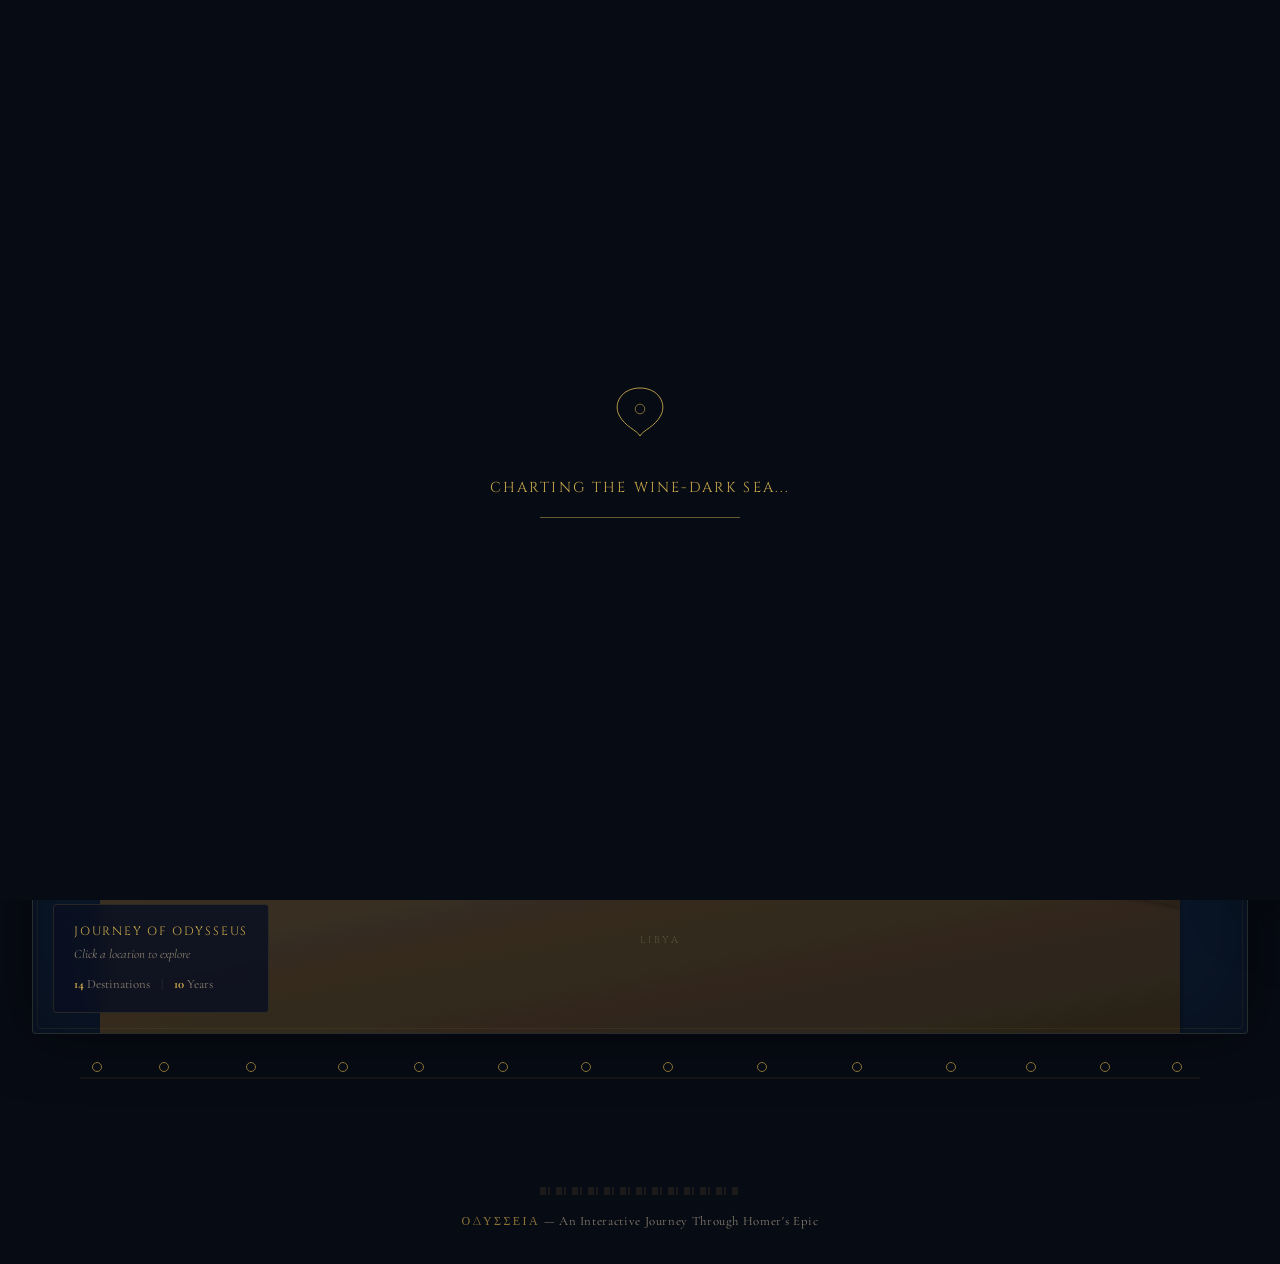
<file: index.html>
<!DOCTYPE html>
<html lang="en">
<head>
    <meta charset="UTF-8">
    <meta name="viewport" content="width=device-width, initial-scale=1.0">
    <title>The Odyssey — Voyage of Odysseus</title>
    <link rel="preconnect" href="https://fonts.googleapis.com">
    <link rel="preconnect" href="https://fonts.gstatic.com" crossorigin>
    <link href="https://fonts.googleapis.com/css2?family=Cormorant+Garamond:ital,wght@0,300;0,400;0,500;0,600;0,700;1,300;1,400;1,500&family=Cinzel:wght@400;500;600;700&family=Cinzel+Decorative:wght@400;700;900&display=swap" rel="stylesheet">
    <link rel="stylesheet" href="styles.css">
</head>
<body>

<!-- Preloader -->
<div id="preloader">
    <div class="preloader-inner">
        <svg class="preloader-icon" viewBox="0 0 100 100">
            <path d="M50 10 C20 10, 5 35, 15 55 C25 75, 45 80, 50 90 C55 80, 75 75, 85 55 C95 35, 80 10, 50 10Z"
                  fill="none" stroke="var(--gold)" stroke-width="1.5"/>
            <circle cx="50" cy="45" r="8" fill="none" stroke="var(--gold)" stroke-width="1"/>
        </svg>
        <div class="preloader-text">Charting the Wine-Dark Sea...</div>
        <div class="preloader-bar"><div class="preloader-bar-fill"></div></div>
    </div>
</div>

<!-- Decorative border frame -->
<div class="meander-frame">
    <div class="meander-top"></div>
    <div class="meander-bottom"></div>
    <div class="meander-left"></div>
    <div class="meander-right"></div>
    <div class="corner corner-tl"></div>
    <div class="corner corner-tr"></div>
    <div class="corner corner-bl"></div>
    <div class="corner corner-br"></div>
</div>

<!-- Header -->
<header id="header">
    <div class="header-inner">
        <div class="header-decoration left">
            <svg viewBox="0 0 120 20" class="laurel-left">
                <path d="M60 10 Q50 0, 35 5 Q40 10, 35 15 Q50 20, 60 10Z" fill="var(--gold-dim)" opacity="0.6"/>
                <path d="M50 10 Q40 2, 25 6 Q30 10, 25 14 Q40 18, 50 10Z" fill="var(--gold-dim)" opacity="0.5"/>
                <path d="M40 10 Q30 3, 15 7 Q20 10, 15 13 Q30 17, 40 10Z" fill="var(--gold-dim)" opacity="0.4"/>
            </svg>
        </div>
        <div class="header-title-group">
            <p class="header-subtitle-top">Homer's</p>
            <h1 class="header-title">THE ODYSSEY</h1>
            <p class="header-subtitle">The Voyage of Odysseus Across the Wine-Dark Sea</p>
        </div>
        <div class="header-decoration right">
            <svg viewBox="0 0 120 20" class="laurel-right">
                <path d="M60 10 Q70 0, 85 5 Q80 10, 85 15 Q70 20, 60 10Z" fill="var(--gold-dim)" opacity="0.6"/>
                <path d="M70 10 Q80 2, 95 6 Q90 10, 95 14 Q80 18, 70 10Z" fill="var(--gold-dim)" opacity="0.5"/>
                <path d="M80 10 Q90 3, 105 7 Q100 10, 105 13 Q90 17, 80 10Z" fill="var(--gold-dim)" opacity="0.4"/>
            </svg>
        </div>
    </div>
</header>

<!-- Epigraph -->
<section id="epigraph">
    <blockquote>
        <p>Tell me, O Muse, of that ingenious hero who travelled far and wide<br>
        after he had sacked the famous town of Troy.</p>
        <cite>— Homer, <em>The Odyssey</em>, Book I</cite>
    </blockquote>
</section>

<!-- Main Map Section -->
<main id="map-section">
    <div class="map-container" id="mapContainer">
        <!-- SVG Map -->
        <svg id="odysseyMap" viewBox="0 0 1200 800" preserveAspectRatio="xMidYMid meet">
            <defs>
                <!-- Water pattern -->
                <pattern id="wavePattern" x="0" y="0" width="60" height="20" patternUnits="userSpaceOnUse">
                    <path d="M0 10 Q15 0, 30 10 Q45 20, 60 10" fill="none" stroke="rgba(120,160,200,0.08)" stroke-width="1"/>
                </pattern>

                <!-- Land gradient -->
                <linearGradient id="landGrad" x1="0%" y1="0%" x2="100%" y2="100%">
                    <stop offset="0%" style="stop-color:#3d3225"/>
                    <stop offset="100%" style="stop-color:#2a2318"/>
                </linearGradient>

                <!-- Glow filter for markers -->
                <filter id="glow">
                    <feGaussianBlur stdDeviation="3" result="coloredBlur"/>
                    <feMerge>
                        <feMergeNode in="coloredBlur"/>
                        <feMergeNode in="SourceGraphic"/>
                    </feMerge>
                </filter>

                <filter id="glowStrong">
                    <feGaussianBlur stdDeviation="6" result="coloredBlur"/>
                    <feMerge>
                        <feMergeNode in="coloredBlur"/>
                        <feMergeNode in="SourceGraphic"/>
                    </feMerge>
                </filter>

                <!-- Drop shadow for land -->
                <filter id="landShadow">
                    <feDropShadow dx="2" dy="2" stdDeviation="3" flood-color="rgba(0,0,0,0.3)"/>
                </filter>

                <!-- Route dash pattern -->
                <marker id="arrowhead" markerWidth="8" markerHeight="6" refX="8" refY="3" orient="auto">
                    <polygon points="0 0, 8 3, 0 6" fill="var(--gold)" opacity="0.6"/>
                </marker>
            </defs>

            <!-- Sea background -->
            <rect width="1200" height="800" fill="#0a1628"/>
            <rect width="1200" height="800" fill="url(#wavePattern)"/>

            <!-- Atmospheric sea layers -->
            <ellipse cx="600" cy="400" rx="550" ry="350" fill="rgba(15,30,60,0.3)"/>
            <ellipse cx="500" cy="450" rx="400" ry="250" fill="rgba(10,25,50,0.2)"/>

            <!-- Land masses - simplified Eastern Mediterranean -->
            <!-- Greece mainland -->
            <path class="land" d="M680 120 L720 100 L760 110 L790 130 L810 160 L800 200 L820 220
                L830 260 L810 290 L790 300 L770 280 L750 300 L730 310 L710 290
                L700 310 L680 320 L660 300 L650 280 L670 260 L660 240 L680 220
                L670 200 L680 180 L660 160 L670 140 Z"
                fill="url(#landGrad)" filter="url(#landShadow)"/>

            <!-- Peloponnese -->
            <path class="land" d="M660 320 L680 330 L710 320 L730 340 L740 370 L730 400
                L710 420 L690 410 L670 420 L650 400 L640 370 L650 340 Z"
                fill="url(#landGrad)" filter="url(#landShadow)"/>

            <!-- Crete -->
            <path class="land" d="M660 500 L700 490 L750 495 L790 500 L810 510 L790 520
                L750 525 L700 520 L670 515 L660 500Z"
                fill="url(#landGrad)" filter="url(#landShadow)"/>

            <!-- Turkey / Asia Minor -->
            <path class="land" d="M850 80 L900 70 L960 80 L1020 90 L1080 110 L1120 140
                L1150 180 L1180 230 L1200 280 L1200 0 L850 0 L850 80Z"
                fill="url(#landGrad)" filter="url(#landShadow)"/>

            <!-- Turkey southern coast -->
            <path class="land" d="M850 200 L880 190 L920 200 L960 210 L1000 230 L1040 260
                L1080 300 L1100 340 L1120 300 L1150 280 L1180 260 L1200 280
                L1200 200 L1150 180 L1120 140 L1080 110 L1020 90 L960 80
                L920 100 L890 130 L870 170 Z"
                fill="url(#landGrad)" filter="url(#landShadow)"/>

            <!-- Cyprus -->
            <path class="land" d="M1020 350 L1060 340 L1100 345 L1120 360 L1100 370
                L1060 375 L1030 365 Z"
                fill="url(#landGrad)" filter="url(#landShadow)"/>

            <!-- Italy boot -->
            <path class="land" d="M380 50 L400 30 L420 0 L440 0 L430 40 L420 80
                L430 120 L440 160 L460 200 L480 240 L490 280 L500 310
                L520 340 L530 370 L520 390 L500 380 L490 360 L480 340
                L470 360 L450 370 L440 350 L450 330 L440 300 L420 270
                L400 240 L390 210 L380 170 L370 130 L370 90 Z"
                fill="url(#landGrad)" filter="url(#landShadow)"/>

            <!-- Sicily -->
            <path class="land" d="M430 380 L460 370 L490 380 L510 400 L500 420
                L470 430 L440 420 L425 400 Z"
                fill="url(#landGrad)" filter="url(#landShadow)"/>

            <!-- Sardinia -->
            <path class="land" d="M300 200 L320 190 L340 200 L345 240 L340 280
                L320 290 L300 280 L295 240 Z"
                fill="url(#landGrad)" filter="url(#landShadow)"/>

            <!-- North Africa coast -->
            <path class="land" d="M0 650 L100 620 L200 600 L300 590 L400 580 L500 570
                L600 575 L700 580 L800 590 L900 600 L1000 620 L1100 640
                L1200 660 L1200 800 L0 800 Z"
                fill="url(#landGrad)" filter="url(#landShadow)"/>

            <!-- Egypt coast hint -->
            <path class="land" d="M1050 550 L1100 530 L1150 520 L1200 530 L1200 660
                L1100 640 L1050 620 L1020 600 Z"
                fill="url(#landGrad)" filter="url(#landShadow)"/>

            <!-- Ithaca island -->
            <path class="land ithaca-land" d="M618 330 L625 325 L632 330 L630 342 L622 345 L616 338Z"
                fill="#4a3c2a" filter="url(#landShadow)"/>

            <!-- Corfu -->
            <path class="land" d="M630 250 L636 240 L640 250 L638 270 L632 275 L628 265Z"
                fill="url(#landGrad)" filter="url(#landShadow)"/>

            <!-- Geographic labels -->
            <text x="410" y="160" class="geo-label" font-size="11">ITALIA</text>
            <text x="720" y="180" class="geo-label" font-size="11">HELLAS</text>
            <text x="1050" y="170" class="geo-label" font-size="11">ASIA MINOR</text>
            <text x="710" y="510" class="geo-label" font-size="9">CRETE</text>
            <text x="600" y="700" class="geo-label" font-size="11">LIBYA</text>
            <text x="1100" y="570" class="geo-label" font-size="9">AEGYPTUS</text>
            <text x="310" y="245" class="geo-label" font-size="8">SARDINIA</text>
            <text x="455" y="405" class="geo-label" font-size="8">SICILY</text>
            <text x="1060" y="360" class="geo-label" font-size="8">CYPRUS</text>

            <!-- Sea labels -->
            <text x="550" y="460" class="sea-label">MARE NOSTRUM</text>
            <text x="800" y="420" class="sea-label" font-size="10">Aegean Sea</text>

            <!-- Journey route path (animated) -->
            <g id="routeGroup">
                <path id="journeyRoute" class="journey-path" d="
                    M 940 170
                    L 870 230
                    L 600 560
                    L 470 400
                    L 360 320
                    L 270 360
                    L 420 300
                    L 400 550
                    L 490 440
                    L 510 380
                    L 470 400
                    L 320 520
                    L 635 260
                    L 624 335
                " fill="none" stroke="var(--gold)" stroke-width="1.5"
                stroke-dasharray="8 4" opacity="0.5"/>
            </g>

            <!-- Location markers group -->
            <g id="markers">
                <!-- Each marker is a group with hover interaction -->
            </g>

            <!-- Compass Rose -->
            <g transform="translate(100, 100)" class="compass">
                <circle cx="0" cy="0" r="35" fill="rgba(10,15,25,0.6)" stroke="var(--gold-dim)" stroke-width="0.5"/>
                <line x1="0" y1="-30" x2="0" y2="30" stroke="var(--gold-dim)" stroke-width="0.5"/>
                <line x1="-30" y1="0" x2="30" y2="0" stroke="var(--gold-dim)" stroke-width="0.5"/>
                <polygon points="0,-28 -5,-8 0,-12 5,-8" fill="var(--gold)" opacity="0.7"/>
                <polygon points="0,28 -5,8 0,12 5,8" fill="var(--gold-dim)" opacity="0.4"/>
                <text x="0" y="-32" text-anchor="middle" fill="var(--gold)" font-size="10" font-family="Cinzel" opacity="0.8">N</text>
                <text x="0" y="42" text-anchor="middle" fill="var(--gold-dim)" font-size="8" font-family="Cinzel" opacity="0.5">S</text>
                <text x="38" y="4" text-anchor="middle" fill="var(--gold-dim)" font-size="8" font-family="Cinzel" opacity="0.5">E</text>
                <text x="-38" y="4" text-anchor="middle" fill="var(--gold-dim)" font-size="8" font-family="Cinzel" opacity="0.5">W</text>
            </g>
        </svg>

        <!-- Map overlay info -->
        <div class="map-legend" id="mapLegend">
            <div class="legend-title">Journey of Odysseus</div>
            <div class="legend-subtitle">Click a location to explore</div>
            <div class="legend-stats">
                <span class="legend-stat"><strong>14</strong> Destinations</span>
                <span class="legend-divider">|</span>
                <span class="legend-stat"><strong>10</strong> Years</span>
            </div>
        </div>
    </div>

    <!-- Journey timeline navigation -->
    <nav id="journeyNav">
        <div class="nav-track">
            <div class="nav-line"></div>
            <div class="nav-line-fill" id="navLineFill"></div>
        </div>
        <div class="nav-stops" id="navStops">
            <!-- Generated by JS -->
        </div>
    </nav>
</main>

<!-- Story Panel (slides in from right) -->
<aside id="storyPanel" class="story-panel">
    <button class="story-close" id="storyClose" aria-label="Close panel">
        <svg viewBox="0 0 24 24" width="24" height="24">
            <line x1="6" y1="6" x2="18" y2="18" stroke="currentColor" stroke-width="1.5"/>
            <line x1="18" y1="6" x2="6" y2="18" stroke="currentColor" stroke-width="1.5"/>
        </svg>
    </button>
    <div class="story-scroll">
        <div class="story-header">
            <div class="story-number" id="storyNumber">I</div>
            <h2 class="story-title" id="storyTitle">Troy</h2>
            <div class="story-epithet" id="storyEpithet">The Sacred City of Ilium</div>
        </div>
        <div class="story-divider">
            <svg viewBox="0 0 200 20" preserveAspectRatio="xMidYMid meet">
                <path d="M0 10 L70 10 M130 10 L200 10" stroke="var(--gold-dim)" stroke-width="0.5"/>
                <path d="M85 5 L100 10 L85 15 L100 10 L115 5 L100 10 L115 15"
                      fill="none" stroke="var(--gold)" stroke-width="1"/>
            </svg>
        </div>
        <div class="story-body" id="storyBody">
            <!-- Content injected by JS -->
        </div>
        <div class="story-nav-buttons">
            <button class="story-nav-btn" id="prevStop">
                <svg viewBox="0 0 24 24" width="16" height="16"><polyline points="15 18 9 12 15 6" fill="none" stroke="currentColor" stroke-width="1.5"/></svg>
                <span>Previous</span>
            </button>
            <button class="story-nav-btn" id="nextStop">
                <span>Next</span>
                <svg viewBox="0 0 24 24" width="16" height="16"><polyline points="9 6 15 12 9 18" fill="none" stroke="currentColor" stroke-width="1.5"/></svg>
            </button>
        </div>
    </div>
</aside>

<!-- Overlay backdrop -->
<div id="overlay" class="overlay"></div>

<!-- Footer -->
<footer id="footer">
    <div class="footer-meander"></div>
    <p class="footer-text">
        <span class="footer-greek">ΟΔΥΣΣΕΙΑ</span> — An Interactive Journey Through Homer's Epic
    </p>
</footer>

<script src="odyssey.js"></script>
</body>
</html>
</file>
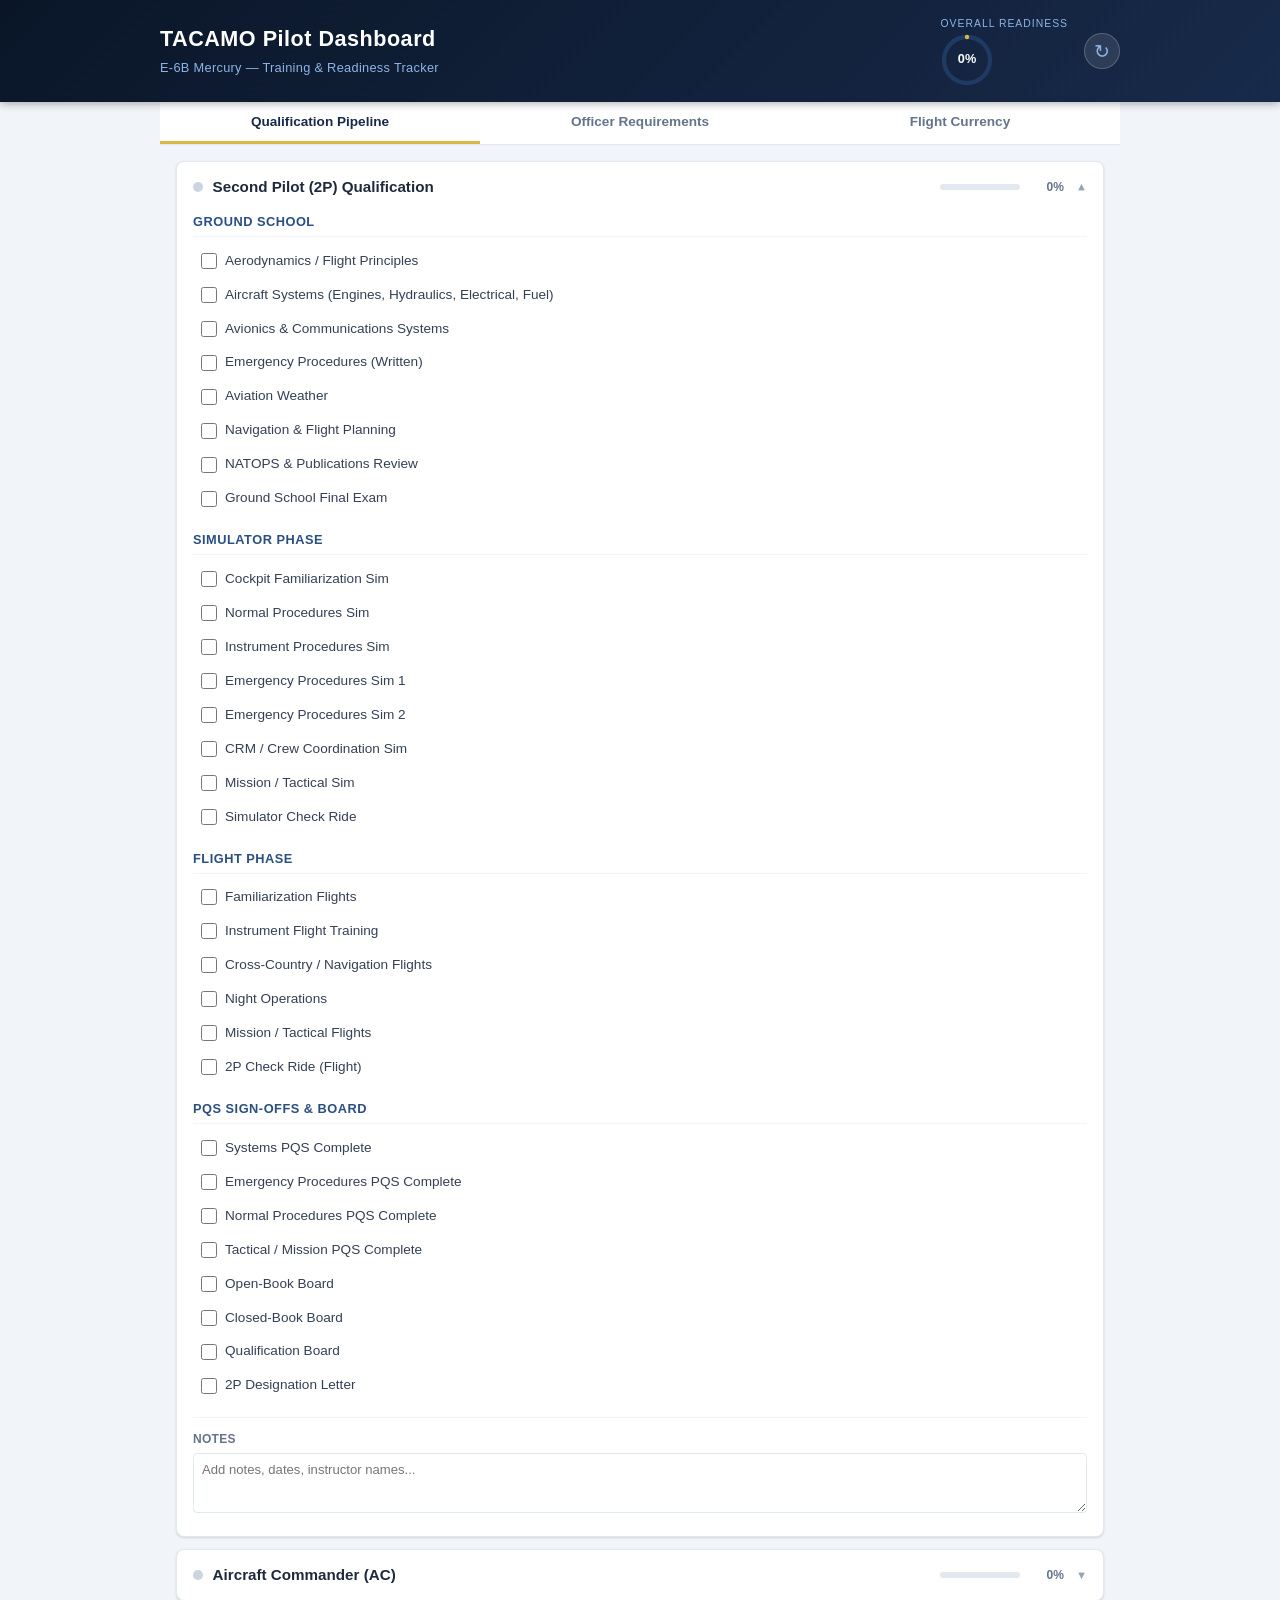
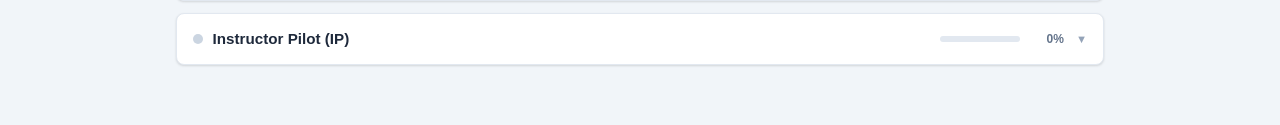
<file: navy-pilot-dashboard/index.html>
<!DOCTYPE html>
<html lang="en">
<head>
  <meta charset="UTF-8">
  <meta name="viewport" content="width=device-width, initial-scale=1.0">
  <title>TACAMO Pilot Training Dashboard</title>
<style>
/* ===== CSS Variables / Theme ===== */
:root {
  --navy-900: #0a1628;
  --navy-800: #111d35;
  --navy-700: #182a4a;
  --navy-600: #1f3a63;
  --navy-500: #2a4f82;
  --navy-400: #3a6baa;
  --navy-300: #5a8fd4;
  --navy-200: #8cb4e8;
  --navy-100: #c5d9f2;
  --navy-50:  #e8f0fa;

  --gold-500: #c9a227;
  --gold-400: #dbb840;
  --gold-300: #e8cf6a;

  --green-500: #22c55e;
  --green-600: #16a34a;

  --red-500: #ef4444;
  --red-600: #dc2626;

  --amber-500: #f59e0b;

  --gray-50:  #f8fafc;
  --gray-100: #f1f5f9;
  --gray-200: #e2e8f0;
  --gray-300: #cbd5e1;
  --gray-400: #94a3b8;
  --gray-500: #64748b;
  --gray-600: #475569;
  --gray-700: #334155;
  --gray-800: #1e293b;
  --gray-900: #0f172a;

  --font-sans: 'Segoe UI', -apple-system, BlinkMacSystemFont, 'Helvetica Neue', Arial, sans-serif;
  --radius: 8px;
  --shadow: 0 1px 3px rgba(0,0,0,0.08), 0 1px 2px rgba(0,0,0,0.06);
}

/* ===== Reset & Base ===== */
*, *::before, *::after { box-sizing: border-box; margin: 0; padding: 0; }

body {
  font-family: var(--font-sans);
  background: var(--gray-100);
  color: var(--gray-800);
  line-height: 1.5;
  min-height: 100vh;
}

/* ===== Header ===== */
header {
  background: linear-gradient(135deg, var(--navy-900) 0%, var(--navy-700) 100%);
  color: #fff;
  padding: 1rem 1.5rem;
  position: sticky;
  top: 0;
  z-index: 100;
  box-shadow: 0 2px 8px rgba(0,0,0,0.3);
}

.header-content {
  max-width: 960px;
  margin: 0 auto;
  display: flex;
  justify-content: space-between;
  align-items: center;
}

.header-left h1 {
  font-size: 1.35rem;
  font-weight: 700;
  letter-spacing: 0.5px;
}

.header-subtitle {
  font-size: 0.8rem;
  color: var(--navy-200);
  letter-spacing: 0.3px;
}

.header-right {
  display: flex;
  align-items: center;
  gap: 1rem;
}

.readiness-label {
  font-size: 0.65rem;
  text-transform: uppercase;
  letter-spacing: 1px;
  color: var(--navy-200);
  display: block;
  text-align: center;
  margin-bottom: 0.15rem;
}

.readiness-ring svg {
  width: 52px;
  height: 52px;
  display: block;
}

.ring-bg {
  fill: none;
  stroke: var(--navy-600);
  stroke-width: 3;
}

.ring-fg {
  fill: none;
  stroke: var(--gold-400);
  stroke-width: 3;
  stroke-linecap: round;
  transition: stroke-dasharray 0.5s ease;
}

.ring-text {
  fill: #fff;
  font-size: 0.55rem;
  font-weight: 700;
  text-anchor: middle;
  dominant-baseline: middle;
}

.btn-icon {
  background: rgba(255,255,255,0.1);
  border: 1px solid rgba(255,255,255,0.2);
  color: var(--navy-200);
  width: 36px;
  height: 36px;
  border-radius: 50%;
  font-size: 1.2rem;
  cursor: pointer;
  transition: all 0.2s;
  display: flex;
  align-items: center;
  justify-content: center;
}
.btn-icon:hover { background: rgba(255,255,255,0.2); color: #fff; }

/* ===== Tab Bar ===== */
.tab-bar {
  background: #fff;
  border-bottom: 1px solid var(--gray-200);
  display: flex;
  max-width: 960px;
  margin: 0 auto;
  position: sticky;
  top: 74px;
  z-index: 90;
}

.tab {
  flex: 1;
  padding: 0.75rem 1rem;
  border: none;
  background: transparent;
  color: var(--gray-500);
  font-size: 0.85rem;
  font-weight: 600;
  cursor: pointer;
  border-bottom: 3px solid transparent;
  transition: all 0.2s;
}
.tab:hover { color: var(--navy-600); background: var(--gray-50); }
.tab.active { color: var(--navy-700); border-bottom-color: var(--gold-400); }

/* ===== Main Content ===== */
main {
  max-width: 960px;
  margin: 0 auto;
  padding: 1rem 1rem 3rem;
}

.tab-content { display: none; }
.tab-content.active { display: block; }

/* ===== Cards ===== */
.card {
  background: #fff;
  border-radius: var(--radius);
  box-shadow: var(--shadow);
  margin-bottom: 0.75rem;
  overflow: hidden;
  border: 1px solid var(--gray-200);
}

.card-header {
  padding: 0.85rem 1rem;
  display: flex;
  justify-content: space-between;
  align-items: center;
  cursor: pointer;
  user-select: none;
  transition: background 0.15s;
}
.card-header:hover { background: var(--gray-50); }

.card-header-left {
  display: flex;
  align-items: center;
  gap: 0.6rem;
}
.card-header-left h2 {
  font-size: 0.95rem;
  font-weight: 600;
  color: var(--gray-800);
}

.card-header-right {
  display: flex;
  align-items: center;
  gap: 0.75rem;
}

.chevron {
  font-size: 0.7rem;
  color: var(--gray-400);
  transition: transform 0.2s;
}
.chevron.open { transform: rotate(180deg); }

.card-body { padding: 0 1rem 1rem; }
.card-body.collapsed { display: none; }

/* ===== Status Dots ===== */
.status-dot {
  width: 10px;
  height: 10px;
  border-radius: 50%;
  background: var(--gray-300);
  flex-shrink: 0;
}
.status-dot.not-started { background: var(--gray-300); }
.status-dot.in-progress { background: var(--amber-500); }
.status-dot.complete    { background: var(--green-500); }

/* ===== Progress Bars ===== */
.progress-bar-mini {
  width: 80px;
  height: 6px;
  background: var(--gray-200);
  border-radius: 3px;
  overflow: hidden;
}
.progress-fill {
  height: 100%;
  background: linear-gradient(90deg, var(--navy-400), var(--gold-400));
  border-radius: 3px;
  transition: width 0.4s ease;
  width: 0%;
}
.progress-text {
  font-size: 0.75rem;
  font-weight: 600;
  color: var(--gray-500);
  min-width: 32px;
  text-align: right;
}

/* ===== Checklists ===== */
.pqs-section { margin-bottom: 1rem; }
.pqs-section h3 {
  font-size: 0.8rem;
  font-weight: 700;
  text-transform: uppercase;
  letter-spacing: 0.5px;
  color: var(--navy-500);
  margin-bottom: 0.5rem;
  padding-bottom: 0.3rem;
  border-bottom: 1px solid var(--gray-100);
}

.checklist {
  display: flex;
  flex-direction: column;
  gap: 0.15rem;
}

.check-item {
  display: flex;
  align-items: center;
  gap: 0.5rem;
  padding: 0.35rem 0.5rem;
  border-radius: 4px;
  cursor: pointer;
  font-size: 0.85rem;
  color: var(--gray-700);
  transition: background 0.1s;
}
.check-item:hover { background: var(--gray-50); }

.check-item input[type="checkbox"] {
  width: 16px;
  height: 16px;
  accent-color: var(--navy-500);
  cursor: pointer;
  flex-shrink: 0;
}

.check-item.checked {
  color: var(--gray-400);
  text-decoration: line-through;
  text-decoration-color: var(--gray-300);
}

/* ===== Notes ===== */
.milestone-notes {
  margin-top: 0.75rem;
  padding-top: 0.75rem;
  border-top: 1px solid var(--gray-100);
}
.milestone-notes label {
  font-size: 0.75rem;
  font-weight: 600;
  color: var(--gray-500);
  text-transform: uppercase;
  letter-spacing: 0.3px;
  display: block;
  margin-bottom: 0.3rem;
}
.milestone-notes textarea {
  width: 100%;
  min-height: 60px;
  border: 1px solid var(--gray-200);
  border-radius: 4px;
  padding: 0.5rem;
  font-family: var(--font-sans);
  font-size: 0.82rem;
  color: var(--gray-700);
  resize: vertical;
  transition: border-color 0.2s;
}
.milestone-notes textarea:focus {
  outline: none;
  border-color: var(--navy-400);
  box-shadow: 0 0 0 2px rgba(42,79,130,0.15);
}

/* ===== Date / Number Tracker ===== */
.date-tracker { margin-top: 0.75rem; }
.date-tracker h3 {
  font-size: 0.8rem;
  font-weight: 700;
  text-transform: uppercase;
  letter-spacing: 0.5px;
  color: var(--navy-500);
  margin-bottom: 0.5rem;
  padding-bottom: 0.3rem;
  border-bottom: 1px solid var(--gray-100);
}

.date-row {
  display: flex;
  align-items: center;
  justify-content: space-between;
  padding: 0.3rem 0.5rem;
  gap: 1rem;
}
.date-row label {
  font-size: 0.82rem;
  color: var(--gray-600);
  flex-shrink: 0;
}
.date-row input[type="date"],
.date-row input[type="number"] {
  padding: 0.3rem 0.5rem;
  border: 1px solid var(--gray-200);
  border-radius: 4px;
  font-size: 0.82rem;
  font-family: var(--font-sans);
  color: var(--gray-700);
  max-width: 180px;
  width: 100%;
}
.date-row input:focus {
  outline: none;
  border-color: var(--navy-400);
  box-shadow: 0 0 0 2px rgba(42,79,130,0.15);
}

/* ===== Cycle Section ===== */
.cycle-section { margin-bottom: 0.75rem; }
.cycle-section h3 {
  font-size: 0.8rem;
  font-weight: 700;
  text-transform: uppercase;
  letter-spacing: 0.5px;
  color: var(--navy-500);
  margin-bottom: 0.5rem;
}
.cycle-row { display: flex; gap: 1rem; margin-bottom: 0.75rem; }
.cycle-field { display: flex; flex-direction: column; gap: 0.2rem; }
.cycle-field label {
  font-size: 0.72rem;
  font-weight: 600;
  color: var(--gray-500);
  text-transform: uppercase;
  letter-spacing: 0.3px;
}
.cycle-field select,
.cycle-field input {
  padding: 0.35rem 0.5rem;
  border: 1px solid var(--gray-200);
  border-radius: 4px;
  font-family: var(--font-sans);
  font-size: 0.82rem;
  color: var(--gray-700);
}
.cycle-field select:focus,
.cycle-field input:focus { outline: none; border-color: var(--navy-400); }

/* ===== Modal ===== */
.modal-overlay {
  position: fixed;
  inset: 0;
  background: rgba(0,0,0,0.5);
  display: none;
  align-items: center;
  justify-content: center;
  z-index: 1000;
}
.modal-overlay.visible { display: flex; }

.modal {
  background: #fff;
  border-radius: var(--radius);
  padding: 1.5rem;
  max-width: 400px;
  width: 90%;
  box-shadow: 0 20px 60px rgba(0,0,0,0.3);
}
.modal h3 { font-size: 1.1rem; margin-bottom: 0.5rem; color: var(--gray-800); }
.modal p { font-size: 0.85rem; color: var(--gray-600); margin-bottom: 1.25rem; }
.modal-actions { display: flex; gap: 0.5rem; justify-content: flex-end; }

.btn {
  padding: 0.45rem 1rem;
  border-radius: 6px;
  font-size: 0.82rem;
  font-weight: 600;
  cursor: pointer;
  border: 1px solid transparent;
  transition: all 0.15s;
}
.btn-secondary { background: var(--gray-100); color: var(--gray-700); border-color: var(--gray-300); }
.btn-secondary:hover { background: var(--gray-200); }
.btn-danger { background: var(--red-500); color: #fff; }
.btn-danger:hover { background: var(--red-600); }

/* ===== Responsive ===== */
@media (max-width: 640px) {
  header { padding: 0.75rem 1rem; }
  .header-left h1 { font-size: 1.1rem; }
  .header-subtitle { font-size: 0.7rem; }
  .tab { font-size: 0.75rem; padding: 0.6rem 0.5rem; }
  main { padding: 0.75rem 0.5rem 2rem; }
  .card-header-left h2 { font-size: 0.85rem; }
  .progress-bar-mini { width: 50px; }
  .date-row { flex-direction: column; align-items: flex-start; gap: 0.2rem; }
  .date-row input[type="date"],
  .date-row input[type="number"] { max-width: 100%; }
  .cycle-row { flex-direction: column; }
}

/* ===== Print ===== */
@media print {
  header { position: static; }
  .tab-bar { display: none; }
  .tab-content { display: block !important; }
  .card-body.collapsed { display: block !important; }
  .btn-icon, .modal-overlay { display: none; }
  .card { break-inside: avoid; }
}
</style>
</head>
<body>

<header>
  <div class="header-content">
    <div class="header-left">
      <h1>TACAMO Pilot Dashboard</h1>
      <span class="header-subtitle">E-6B Mercury &mdash; Training &amp; Readiness Tracker</span>
    </div>
    <div class="header-right">
      <div class="overall-readiness">
        <span class="readiness-label">Overall Readiness</span>
        <div class="readiness-ring">
          <svg viewBox="0 0 36 36" xmlns="http://www.w3.org/2000/svg">
            <path class="ring-bg" d="M18 2.0845 a 15.9155 15.9155 0 0 1 0 31.831 a 15.9155 15.9155 0 0 1 0 -31.831"/>
            <path id="overall-ring" class="ring-fg" stroke-dasharray="0, 100"
                  d="M18 2.0845 a 15.9155 15.9155 0 0 1 0 31.831 a 15.9155 15.9155 0 0 1 0 -31.831"/>
            <text x="18" y="18" id="overall-pct" class="ring-text">0%</text>
          </svg>
        </div>
      </div>
      <button class="btn-icon" id="btn-reset" title="Reset all data">&#x21bb;</button>
    </div>
  </div>
</header>

<nav class="tab-bar">
  <button class="tab active" data-tab="qualification">Qualification Pipeline</button>
  <button class="tab" data-tab="officer">Officer Requirements</button>
  <button class="tab" data-tab="currency">Flight Currency</button>
</nav>

<main>

  <!-- ===================== QUALIFICATION PIPELINE ===================== -->
  <section id="tab-qualification" class="tab-content active">

    <!-- 2P -->
    <div class="card milestone-card" data-milestone="2p">
      <div class="card-header" data-toggle="2p">
        <div class="card-header-left">
          <span class="status-dot" id="dot-2p"></span>
          <h2>Second Pilot (2P) Qualification</h2>
        </div>
        <div class="card-header-right">
          <div class="progress-bar-mini"><div class="progress-fill" id="prog-2p"></div></div>
          <span class="progress-text" id="prog-text-2p">0%</span>
          <span class="chevron open">&#9660;</span>
        </div>
      </div>
      <div class="card-body" id="body-2p">
        <div class="pqs-section">
          <h3>Ground School</h3>
          <div class="checklist" data-group="2p-ground">
            <label class="check-item"><input type="checkbox" data-key="2p-ground-aero"> Aerodynamics / Flight Principles</label>
            <label class="check-item"><input type="checkbox" data-key="2p-ground-sys"> Aircraft Systems (Engines, Hydraulics, Electrical, Fuel)</label>
            <label class="check-item"><input type="checkbox" data-key="2p-ground-avionics"> Avionics &amp; Communications Systems</label>
            <label class="check-item"><input type="checkbox" data-key="2p-ground-ep"> Emergency Procedures (Written)</label>
            <label class="check-item"><input type="checkbox" data-key="2p-ground-wx"> Aviation Weather</label>
            <label class="check-item"><input type="checkbox" data-key="2p-ground-nav"> Navigation &amp; Flight Planning</label>
            <label class="check-item"><input type="checkbox" data-key="2p-ground-pubs"> NATOPS &amp; Publications Review</label>
            <label class="check-item"><input type="checkbox" data-key="2p-ground-exam"> Ground School Final Exam</label>
          </div>
        </div>
        <div class="pqs-section">
          <h3>Simulator Phase</h3>
          <div class="checklist" data-group="2p-sim">
            <label class="check-item"><input type="checkbox" data-key="2p-sim-fam"> Cockpit Familiarization Sim</label>
            <label class="check-item"><input type="checkbox" data-key="2p-sim-norm"> Normal Procedures Sim</label>
            <label class="check-item"><input type="checkbox" data-key="2p-sim-inst"> Instrument Procedures Sim</label>
            <label class="check-item"><input type="checkbox" data-key="2p-sim-ep1"> Emergency Procedures Sim 1</label>
            <label class="check-item"><input type="checkbox" data-key="2p-sim-ep2"> Emergency Procedures Sim 2</label>
            <label class="check-item"><input type="checkbox" data-key="2p-sim-crm"> CRM / Crew Coordination Sim</label>
            <label class="check-item"><input type="checkbox" data-key="2p-sim-tac"> Mission / Tactical Sim</label>
            <label class="check-item"><input type="checkbox" data-key="2p-sim-check"> Simulator Check Ride</label>
          </div>
        </div>
        <div class="pqs-section">
          <h3>Flight Phase</h3>
          <div class="checklist" data-group="2p-flight">
            <label class="check-item"><input type="checkbox" data-key="2p-flt-fam"> Familiarization Flights</label>
            <label class="check-item"><input type="checkbox" data-key="2p-flt-inst"> Instrument Flight Training</label>
            <label class="check-item"><input type="checkbox" data-key="2p-flt-nav"> Cross-Country / Navigation Flights</label>
            <label class="check-item"><input type="checkbox" data-key="2p-flt-night"> Night Operations</label>
            <label class="check-item"><input type="checkbox" data-key="2p-flt-tac"> Mission / Tactical Flights</label>
            <label class="check-item"><input type="checkbox" data-key="2p-flt-check"> 2P Check Ride (Flight)</label>
          </div>
        </div>
        <div class="pqs-section">
          <h3>PQS Sign-offs &amp; Board</h3>
          <div class="checklist" data-group="2p-pqs">
            <label class="check-item"><input type="checkbox" data-key="2p-pqs-sys"> Systems PQS Complete</label>
            <label class="check-item"><input type="checkbox" data-key="2p-pqs-ep"> Emergency Procedures PQS Complete</label>
            <label class="check-item"><input type="checkbox" data-key="2p-pqs-norm"> Normal Procedures PQS Complete</label>
            <label class="check-item"><input type="checkbox" data-key="2p-pqs-tac"> Tactical / Mission PQS Complete</label>
            <label class="check-item"><input type="checkbox" data-key="2p-pqs-open"> Open-Book Board</label>
            <label class="check-item"><input type="checkbox" data-key="2p-pqs-closed"> Closed-Book Board</label>
            <label class="check-item"><input type="checkbox" data-key="2p-pqs-board"> Qualification Board</label>
            <label class="check-item"><input type="checkbox" data-key="2p-pqs-desig"> 2P Designation Letter</label>
          </div>
        </div>
        <div class="milestone-notes">
          <label>Notes</label>
          <textarea data-notes="2p" placeholder="Add notes, dates, instructor names..."></textarea>
        </div>
      </div>
    </div>

    <!-- AC -->
    <div class="card milestone-card" data-milestone="ac">
      <div class="card-header" data-toggle="ac">
        <div class="card-header-left">
          <span class="status-dot" id="dot-ac"></span>
          <h2>Aircraft Commander (AC)</h2>
        </div>
        <div class="card-header-right">
          <div class="progress-bar-mini"><div class="progress-fill" id="prog-ac"></div></div>
          <span class="progress-text" id="prog-text-ac">0%</span>
          <span class="chevron">&#9660;</span>
        </div>
      </div>
      <div class="card-body collapsed" id="body-ac">
        <div class="pqs-section">
          <h3>Prerequisites</h3>
          <div class="checklist" data-group="ac-prereq">
            <label class="check-item"><input type="checkbox" data-key="ac-prereq-2p"> 2P Qualification Complete</label>
            <label class="check-item"><input type="checkbox" data-key="ac-prereq-hrs"> Flight Hours Requirement Met</label>
            <label class="check-item"><input type="checkbox" data-key="ac-prereq-rec"> CO / Department Head Recommendation</label>
          </div>
        </div>
        <div class="pqs-section">
          <h3>AC PQS &amp; Training</h3>
          <div class="checklist" data-group="ac-pqs">
            <label class="check-item"><input type="checkbox" data-key="ac-pqs-decision"> Decision Making / CRM Advanced</label>
            <label class="check-item"><input type="checkbox" data-key="ac-pqs-wx"> Advanced Weather Decision Making</label>
            <label class="check-item"><input type="checkbox" data-key="ac-pqs-crew"> Crew Management &amp; Leadership</label>
            <label class="check-item"><input type="checkbox" data-key="ac-pqs-mission"> Mission Planning &amp; Execution</label>
            <label class="check-item"><input type="checkbox" data-key="ac-pqs-tac"> Advanced Tactical Employment</label>
            <label class="check-item"><input type="checkbox" data-key="ac-pqs-ep"> Emergency Procedures (AC Level)</label>
            <label class="check-item"><input type="checkbox" data-key="ac-pqs-sys"> Systems PQS (AC Level)</label>
          </div>
        </div>
        <div class="pqs-section">
          <h3>Evaluation</h3>
          <div class="checklist" data-group="ac-eval">
            <label class="check-item"><input type="checkbox" data-key="ac-eval-sim"> AC Simulator Evaluation</label>
            <label class="check-item"><input type="checkbox" data-key="ac-eval-open"> Open-Book Board</label>
            <label class="check-item"><input type="checkbox" data-key="ac-eval-closed"> Closed-Book Board</label>
            <label class="check-item"><input type="checkbox" data-key="ac-eval-flight"> AC Check Ride (Flight)</label>
            <label class="check-item"><input type="checkbox" data-key="ac-eval-board"> AC Qualification Board</label>
            <label class="check-item"><input type="checkbox" data-key="ac-eval-desig"> AC Designation Letter</label>
          </div>
        </div>
        <div class="milestone-notes">
          <label>Notes</label>
          <textarea data-notes="ac" placeholder="Add notes, dates, instructor names..."></textarea>
        </div>
      </div>
    </div>

    <!-- IP -->
    <div class="card milestone-card" data-milestone="ip">
      <div class="card-header" data-toggle="ip">
        <div class="card-header-left">
          <span class="status-dot" id="dot-ip"></span>
          <h2>Instructor Pilot (IP)</h2>
        </div>
        <div class="card-header-right">
          <div class="progress-bar-mini"><div class="progress-fill" id="prog-ip"></div></div>
          <span class="progress-text" id="prog-text-ip">0%</span>
          <span class="chevron">&#9660;</span>
        </div>
      </div>
      <div class="card-body collapsed" id="body-ip">
        <div class="pqs-section">
          <h3>Prerequisites</h3>
          <div class="checklist" data-group="ip-prereq">
            <label class="check-item"><input type="checkbox" data-key="ip-prereq-ac"> AC Qualification Complete</label>
            <label class="check-item"><input type="checkbox" data-key="ip-prereq-hrs"> Flight Hours Requirement Met</label>
            <label class="check-item"><input type="checkbox" data-key="ip-prereq-rec"> CO / Department Head Recommendation</label>
          </div>
        </div>
        <div class="pqs-section">
          <h3>IP PQS &amp; Training</h3>
          <div class="checklist" data-group="ip-pqs">
            <label class="check-item"><input type="checkbox" data-key="ip-pqs-technique"> Instructional Techniques</label>
            <label class="check-item"><input type="checkbox" data-key="ip-pqs-debrief"> Debriefing Skills</label>
            <label class="check-item"><input type="checkbox" data-key="ip-pqs-syllabus"> Syllabus Management</label>
            <label class="check-item"><input type="checkbox" data-key="ip-pqs-eval"> Student Evaluation Methods</label>
            <label class="check-item"><input type="checkbox" data-key="ip-pqs-safety"> Safety / ORM Advanced</label>
            <label class="check-item"><input type="checkbox" data-key="ip-pqs-sim"> Instructor Sim Events</label>
            <label class="check-item"><input type="checkbox" data-key="ip-pqs-flight"> Instructor Flight Events</label>
          </div>
        </div>
        <div class="pqs-section">
          <h3>Evaluation</h3>
          <div class="checklist" data-group="ip-eval">
            <label class="check-item"><input type="checkbox" data-key="ip-eval-demo"> Instructional Demo Ride</label>
            <label class="check-item"><input type="checkbox" data-key="ip-eval-open"> Open-Book Board</label>
            <label class="check-item"><input type="checkbox" data-key="ip-eval-closed"> Closed-Book Board</label>
            <label class="check-item"><input type="checkbox" data-key="ip-eval-check"> IP Check Ride</label>
            <label class="check-item"><input type="checkbox" data-key="ip-eval-board"> IP Qualification Board</label>
            <label class="check-item"><input type="checkbox" data-key="ip-eval-desig"> IP Designation Letter</label>
          </div>
        </div>
        <div class="milestone-notes">
          <label>Notes</label>
          <textarea data-notes="ip" placeholder="Add notes, dates, instructor names..."></textarea>
        </div>
      </div>
    </div>

  </section>

  <!-- ===================== OFFICER REQUIREMENTS ===================== -->
  <section id="tab-officer" class="tab-content">

    <!-- PRT -->
    <div class="card">
      <div class="card-header" data-toggle="prt">
        <div class="card-header-left">
          <span class="status-dot" id="dot-prt"></span>
          <h2>Physical Readiness Test (PRT)</h2>
        </div>
        <div class="card-header-right">
          <div class="progress-bar-mini"><div class="progress-fill" id="prog-prt"></div></div>
          <span class="progress-text" id="prog-text-prt">0%</span>
          <span class="chevron open">&#9660;</span>
        </div>
      </div>
      <div class="card-body" id="body-prt">
        <div class="cycle-section">
          <h3>Current Cycle</h3>
          <div class="cycle-row">
            <div class="cycle-field">
              <label>Cycle</label>
              <select id="prt-cycle">
                <option value="spring">Spring (Cycle 1)</option>
                <option value="fall">Fall (Cycle 2)</option>
              </select>
            </div>
            <div class="cycle-field">
              <label>Year</label>
              <input type="number" id="prt-year" value="2026" min="2020" max="2035">
            </div>
          </div>
          <div class="checklist" data-group="prt">
            <label class="check-item"><input type="checkbox" data-key="prt-bca"> BCA (Body Composition Assessment)</label>
            <label class="check-item"><input type="checkbox" data-key="prt-pushups"> Push-ups / Plank</label>
            <label class="check-item"><input type="checkbox" data-key="prt-cardio"> Cardio (1.5mi Run / Row / Swim / Bike)</label>
            <label class="check-item"><input type="checkbox" data-key="prt-result"> Official PRT Results Entered in PRIMS</label>
          </div>
        </div>
        <div class="milestone-notes">
          <label>PRT Notes (scores, waivers, etc.)</label>
          <textarea data-notes="prt" placeholder="e.g., Outstanding score, run time 9:30..."></textarea>
        </div>
      </div>
    </div>

    <!-- GMT -->
    <div class="card">
      <div class="card-header" data-toggle="gmt">
        <div class="card-header-left">
          <span class="status-dot" id="dot-gmt"></span>
          <h2>General Military Training (GMT) &mdash; Annual</h2>
        </div>
        <div class="card-header-right">
          <div class="progress-bar-mini"><div class="progress-fill" id="prog-gmt"></div></div>
          <span class="progress-text" id="prog-text-gmt">0%</span>
          <span class="chevron">&#9660;</span>
        </div>
      </div>
      <div class="card-body collapsed" id="body-gmt">
        <div class="checklist" data-group="gmt">
          <label class="check-item"><input type="checkbox" data-key="gmt-sapr"> Sexual Assault Prevention &amp; Response (SAPR)</label>
          <label class="check-item"><input type="checkbox" data-key="gmt-cyber"> Cyber Awareness Challenge</label>
          <label class="check-item"><input type="checkbox" data-key="gmt-opsec"> OPSEC Awareness</label>
          <label class="check-item"><input type="checkbox" data-key="gmt-ctip"> Combating Trafficking in Persons (CTIP)</label>
          <label class="check-item"><input type="checkbox" data-key="gmt-suicide"> Suicide Prevention</label>
          <label class="check-item"><input type="checkbox" data-key="gmt-eeo"> Equal Employment Opportunity (EEO)</label>
          <label class="check-item"><input type="checkbox" data-key="gmt-records"> Records Management</label>
          <label class="check-item"><input type="checkbox" data-key="gmt-ethics"> DoD Ethics / Standards of Conduct</label>
          <label class="check-item"><input type="checkbox" data-key="gmt-privacy"> Personally Identifiable Information (PII)</label>
          <label class="check-item"><input type="checkbox" data-key="gmt-fire"> Fire Safety / Extinguisher Training</label>
          <label class="check-item"><input type="checkbox" data-key="gmt-antiterror"> Antiterrorism (AT) Level 1</label>
        </div>
        <div class="milestone-notes">
          <label>GMT Notes</label>
          <textarea data-notes="gmt" placeholder="Completion dates, certificate numbers..."></textarea>
        </div>
      </div>
    </div>

    <!-- Medical / Dental -->
    <div class="card">
      <div class="card-header" data-toggle="medical">
        <div class="card-header-left">
          <span class="status-dot" id="dot-medical"></span>
          <h2>Medical &amp; Dental Readiness</h2>
        </div>
        <div class="card-header-right">
          <div class="progress-bar-mini"><div class="progress-fill" id="prog-medical"></div></div>
          <span class="progress-text" id="prog-text-medical">0%</span>
          <span class="chevron">&#9660;</span>
        </div>
      </div>
      <div class="card-body collapsed" id="body-medical">
        <div class="checklist" data-group="medical">
          <label class="check-item"><input type="checkbox" data-key="med-pha"> Periodic Health Assessment (PHA)</label>
          <label class="check-item"><input type="checkbox" data-key="med-dental"> Dental Exam (Class 1 or 2)</label>
          <label class="check-item"><input type="checkbox" data-key="med-flight-phys"> Flight Physical (Annual)</label>
          <label class="check-item"><input type="checkbox" data-key="med-immunizations"> Immunizations Current</label>
          <label class="check-item"><input type="checkbox" data-key="med-hearing"> Hearing Conservation</label>
          <label class="check-item"><input type="checkbox" data-key="med-vision"> Vision Screening</label>
          <label class="check-item"><input type="checkbox" data-key="med-hiv"> HIV Test</label>
        </div>
        <div class="milestone-notes">
          <label>Medical Notes</label>
          <textarea data-notes="medical" placeholder="Due dates, waivers, follow-ups..."></textarea>
        </div>
      </div>
    </div>

    <!-- Admin / Career -->
    <div class="card">
      <div class="card-header" data-toggle="admin">
        <div class="card-header-left">
          <span class="status-dot" id="dot-admin"></span>
          <h2>Administrative &amp; Career</h2>
        </div>
        <div class="card-header-right">
          <div class="progress-bar-mini"><div class="progress-fill" id="prog-admin"></div></div>
          <span class="progress-text" id="prog-text-admin">0%</span>
          <span class="chevron">&#9660;</span>
        </div>
      </div>
      <div class="card-body collapsed" id="body-admin">
        <div class="checklist" data-group="admin">
          <label class="check-item"><input type="checkbox" data-key="admin-fitrep"> FITREP / Eval Current</label>
          <label class="check-item"><input type="checkbox" data-key="admin-security"> Security Clearance Current</label>
          <label class="check-item"><input type="checkbox" data-key="admin-ompf"> OMPF / Service Record Review</label>
          <label class="check-item"><input type="checkbox" data-key="admin-sgli"> SGLI / Page 2 Current</label>
          <label class="check-item"><input type="checkbox" data-key="admin-leave"> Leave Balance Reviewed</label>
        </div>
        <div class="milestone-notes">
          <label>Admin Notes</label>
          <textarea data-notes="admin" placeholder="FITREP due date, clearance expiry..."></textarea>
        </div>
      </div>
    </div>

  </section>

  <!-- ===================== FLIGHT CURRENCY ===================== -->
  <section id="tab-currency" class="tab-content">

    <!-- NATOPS -->
    <div class="card">
      <div class="card-header" data-toggle="natops">
        <div class="card-header-left">
          <span class="status-dot" id="dot-natops"></span>
          <h2>NATOPS &amp; Instrument Checks</h2>
        </div>
        <div class="card-header-right">
          <div class="progress-bar-mini"><div class="progress-fill" id="prog-natops"></div></div>
          <span class="progress-text" id="prog-text-natops">0%</span>
          <span class="chevron open">&#9660;</span>
        </div>
      </div>
      <div class="card-body" id="body-natops">
        <div class="checklist" data-group="natops">
          <label class="check-item"><input type="checkbox" data-key="natops-open"> NATOPS Open-Book Exam</label>
          <label class="check-item"><input type="checkbox" data-key="natops-closed"> NATOPS Closed-Book Exam</label>
          <label class="check-item"><input type="checkbox" data-key="natops-check"> NATOPS Check Flight / Sim</label>
          <label class="check-item"><input type="checkbox" data-key="natops-inst"> Annual Instrument Check</label>
        </div>
        <div class="date-tracker">
          <h3>Date Tracking</h3>
          <div class="date-row"><label>Last NATOPS Check</label><input type="date" data-date="natops-last"></div>
          <div class="date-row"><label>Next NATOPS Due</label><input type="date" data-date="natops-next"></div>
          <div class="date-row"><label>Last Instrument Check</label><input type="date" data-date="inst-last"></div>
          <div class="date-row"><label>Next Instrument Due</label><input type="date" data-date="inst-next"></div>
        </div>
        <div class="milestone-notes">
          <label>Notes</label>
          <textarea data-notes="natops" placeholder="Examiner, scores, areas to review..."></textarea>
        </div>
      </div>
    </div>

    <!-- Flight Currency -->
    <div class="card">
      <div class="card-header" data-toggle="flights">
        <div class="card-header-left">
          <span class="status-dot" id="dot-flights"></span>
          <h2>Flight Currency &amp; Hours</h2>
        </div>
        <div class="card-header-right">
          <div class="progress-bar-mini"><div class="progress-fill" id="prog-flights"></div></div>
          <span class="progress-text" id="prog-text-flights">0%</span>
          <span class="chevron">&#9660;</span>
        </div>
      </div>
      <div class="card-body collapsed" id="body-flights">
        <div class="checklist" data-group="flights">
          <label class="check-item"><input type="checkbox" data-key="curr-day"> Day Currency (last 30 days)</label>
          <label class="check-item"><input type="checkbox" data-key="curr-night"> Night Currency (last 30 days)</label>
          <label class="check-item"><input type="checkbox" data-key="curr-inst"> Instrument Currency</label>
          <label class="check-item"><input type="checkbox" data-key="curr-crm"> CRM Training Current</label>
        </div>
        <div class="date-tracker">
          <h3>Flight Hour Log</h3>
          <div class="date-row"><label>Total Flight Hours</label><input type="number" data-date="hrs-total" min="0" step="0.1" placeholder="0.0"></div>
          <div class="date-row"><label>E-6B Hours</label><input type="number" data-date="hrs-e6b" min="0" step="0.1" placeholder="0.0"></div>
          <div class="date-row"><label>Last 30 Days</label><input type="number" data-date="hrs-30" min="0" step="0.1" placeholder="0.0"></div>
          <div class="date-row"><label>Last 90 Days</label><input type="number" data-date="hrs-90" min="0" step="0.1" placeholder="0.0"></div>
        </div>
        <div class="milestone-notes">
          <label>Notes</label>
          <textarea data-notes="flights" placeholder="Currency details, waiver info..."></textarea>
        </div>
      </div>
    </div>

    <!-- Survival & Safety -->
    <div class="card">
      <div class="card-header" data-toggle="survival">
        <div class="card-header-left">
          <span class="status-dot" id="dot-survival"></span>
          <h2>Survival &amp; Safety Training</h2>
        </div>
        <div class="card-header-right">
          <div class="progress-bar-mini"><div class="progress-fill" id="prog-survival"></div></div>
          <span class="progress-text" id="prog-text-survival">0%</span>
          <span class="chevron">&#9660;</span>
        </div>
      </div>
      <div class="card-body collapsed" id="body-survival">
        <div class="checklist" data-group="survival">
          <label class="check-item"><input type="checkbox" data-key="surv-swim"> Aviation Water Survival (AWS)</label>
          <label class="check-item"><input type="checkbox" data-key="surv-heed"> HEED (Helicopter Emergency Egress Device) Training</label>
          <label class="check-item"><input type="checkbox" data-key="surv-physio"> Aviation Physiology / Hypoxia Training</label>
          <label class="check-item"><input type="checkbox" data-key="surv-egress"> Egress Training</label>
          <label class="check-item"><input type="checkbox" data-key="surv-sere"> SERE (if applicable)</label>
          <label class="check-item"><input type="checkbox" data-key="surv-orm"> ORM / Safety Stand-down</label>
        </div>
        <div class="date-tracker">
          <h3>Date Tracking</h3>
          <div class="date-row"><label>Last AWS</label><input type="date" data-date="aws-last"></div>
          <div class="date-row"><label>Next AWS Due</label><input type="date" data-date="aws-next"></div>
          <div class="date-row"><label>Last Physiology</label><input type="date" data-date="physio-last"></div>
          <div class="date-row"><label>Next Physiology Due</label><input type="date" data-date="physio-next"></div>
        </div>
        <div class="milestone-notes">
          <label>Notes</label>
          <textarea data-notes="survival" placeholder="Expiration dates, renewal info..."></textarea>
        </div>
      </div>
    </div>

  </section>

</main>

<!-- Reset confirmation modal -->
<div class="modal-overlay" id="modal-reset">
  <div class="modal">
    <h3>Reset All Data?</h3>
    <p>This will clear all checkboxes, notes, dates, and saved progress. This cannot be undone.</p>
    <div class="modal-actions">
      <button class="btn btn-secondary" id="btn-reset-cancel">Cancel</button>
      <button class="btn btn-danger" id="btn-reset-confirm">Reset Everything</button>
    </div>
  </div>
</div>

<script>
(() => {
  "use strict";

  const STORAGE_KEY = "tacamo-dashboard";

  function loadState() {
    try {
      const raw = localStorage.getItem(STORAGE_KEY);
      return raw ? JSON.parse(raw) : {};
    } catch { return {}; }
  }

  function saveState(state) {
    localStorage.setItem(STORAGE_KEY, JSON.stringify(state));
  }

  let state = loadState();

  // ===== Tab Switching =====
  const tabs = document.querySelectorAll(".tab");
  const tabContents = document.querySelectorAll(".tab-content");

  tabs.forEach(tab => {
    tab.addEventListener("click", () => {
      const target = tab.dataset.tab;
      tabs.forEach(t => t.classList.remove("active"));
      tabContents.forEach(tc => tc.classList.remove("active"));
      tab.classList.add("active");
      document.getElementById(`tab-${target}`).classList.add("active");
      state._activeTab = target;
      saveState(state);
    });
  });

  if (state._activeTab) {
    const savedTab = document.querySelector(`.tab[data-tab="${state._activeTab}"]`);
    if (savedTab) savedTab.click();
  }

  // ===== Collapsible Cards =====
  document.querySelectorAll("[data-toggle]").forEach(header => {
    header.addEventListener("click", () => {
      const key = header.dataset.toggle;
      const body = document.getElementById(`body-${key}`);
      const chevron = header.querySelector(".chevron");
      if (!body) return;
      const nowCollapsed = !body.classList.contains("collapsed");
      body.classList.toggle("collapsed", nowCollapsed);
      if (chevron) chevron.classList.toggle("open", !nowCollapsed);
      if (!state._collapsed) state._collapsed = {};
      state._collapsed[key] = nowCollapsed;
      saveState(state);
    });
  });

  // Restore collapsed states
  if (state._collapsed) {
    Object.entries(state._collapsed).forEach(([key, isCollapsed]) => {
      const body = document.getElementById(`body-${key}`);
      const header = document.querySelector(`[data-toggle="${key}"]`);
      const chevron = header ? header.querySelector(".chevron") : null;
      if (body) {
        body.classList.toggle("collapsed", isCollapsed);
        if (chevron) chevron.classList.toggle("open", !isCollapsed);
      }
    });
  }

  // ===== Checkboxes =====
  const allCheckboxes = document.querySelectorAll("input[type='checkbox'][data-key]");

  allCheckboxes.forEach(cb => {
    if (state[cb.dataset.key]) {
      cb.checked = true;
      cb.closest(".check-item").classList.add("checked");
    }
    cb.addEventListener("change", () => {
      state[cb.dataset.key] = cb.checked;
      cb.closest(".check-item").classList.toggle("checked", cb.checked);
      saveState(state);
      updateAllProgress();
    });
  });

  // ===== Textareas =====
  document.querySelectorAll("textarea[data-notes]").forEach(ta => {
    const key = `_notes_${ta.dataset.notes}`;
    if (state[key]) ta.value = state[key];
    ta.addEventListener("input", () => { state[key] = ta.value; saveState(state); });
  });

  // ===== Date / Number Inputs =====
  document.querySelectorAll("[data-date]").forEach(input => {
    const key = `_date_${input.dataset.date}`;
    if (state[key]) input.value = state[key];
    input.addEventListener("change", () => { state[key] = input.value; saveState(state); updateAllProgress(); });
    input.addEventListener("input",  () => { state[key] = input.value; saveState(state); });
  });

  // ===== PRT Cycle =====
  const prtCycle = document.getElementById("prt-cycle");
  const prtYear  = document.getElementById("prt-year");
  if (prtCycle && state._prtCycle) prtCycle.value = state._prtCycle;
  if (prtYear  && state._prtYear)  prtYear.value  = state._prtYear;
  if (prtCycle) prtCycle.addEventListener("change", () => { state._prtCycle = prtCycle.value; saveState(state); });
  if (prtYear)  prtYear.addEventListener("change",  () => { state._prtYear  = prtYear.value;  saveState(state); });

  // ===== Progress =====
  // Map of card id -> checkbox key prefixes that count toward its progress
  const progressMap = {
    "2p":      ["2p-ground", "2p-sim", "2p-flight", "2p-pqs"],
    "ac":      ["ac-prereq", "ac-pqs", "ac-eval"],
    "ip":      ["ip-prereq", "ip-pqs", "ip-eval"],
    "prt":     ["prt"],
    "gmt":     ["gmt"],
    "medical": ["med"],
    "admin":   ["admin"],
    "natops":  ["natops"],
    "flights": ["curr"],
    "survival":["surv"],
  };

  function calcProgress(prefixes) {
    let total = 0, checked = 0;
    prefixes.forEach(p => {
      document.querySelectorAll(`input[type="checkbox"][data-key^="${p}"]`).forEach(cb => {
        total++;
        if (cb.checked) checked++;
      });
    });
    return total === 0 ? 0 : Math.round((checked / total) * 100);
  }

  function setDot(id, pct) {
    const dot = document.getElementById(`dot-${id}`);
    if (!dot) return;
    dot.className = "status-dot " + (pct === 0 ? "not-started" : pct === 100 ? "complete" : "in-progress");
  }

  function updateAllProgress() {
    let totalAll = 0, checkedAll = 0;

    Object.entries(progressMap).forEach(([id, prefixes]) => {
      const pct = calcProgress(prefixes);
      const fill = document.getElementById(`prog-${id}`);
      const text = document.getElementById(`prog-text-${id}`);
      if (fill) fill.style.width = `${pct}%`;
      if (text) text.textContent = `${pct}%`;
      setDot(id, pct);
    });

    allCheckboxes.forEach(cb => { totalAll++; if (cb.checked) checkedAll++; });
    const overall = totalAll === 0 ? 0 : Math.round((checkedAll / totalAll) * 100);
    const ring = document.getElementById("overall-ring");
    const ringText = document.getElementById("overall-pct");
    if (ring) ring.setAttribute("stroke-dasharray", `${overall}, 100`);
    if (ringText) ringText.textContent = `${overall}%`;
  }

  // ===== Reset =====
  const modalOverlay   = document.getElementById("modal-reset");
  const btnReset       = document.getElementById("btn-reset");
  const btnResetConfirm = document.getElementById("btn-reset-confirm");
  const btnResetCancel  = document.getElementById("btn-reset-cancel");

  btnReset.addEventListener("click", () => modalOverlay.classList.add("visible"));
  btnResetCancel.addEventListener("click", () => modalOverlay.classList.remove("visible"));
  modalOverlay.addEventListener("click", e => { if (e.target === modalOverlay) modalOverlay.classList.remove("visible"); });

  btnResetConfirm.addEventListener("click", () => {
    localStorage.removeItem(STORAGE_KEY);
    state = {};
    allCheckboxes.forEach(cb => {
      cb.checked = false;
      cb.closest(".check-item").classList.remove("checked");
    });
    document.querySelectorAll("textarea[data-notes]").forEach(ta => ta.value = "");
    document.querySelectorAll("[data-date]").forEach(i => i.value = "");
    if (prtCycle) prtCycle.value = "spring";
    if (prtYear)  prtYear.value  = new Date().getFullYear();
    updateAllProgress();
    modalOverlay.classList.remove("visible");
  });

  // ===== Init =====
  updateAllProgress();
})();
</script>

</body>
</html>
</file>
<file: styles.css>
/* ============================================================
   THE ODYSSEY — Interactive Map Styles
   Ancient Greek aesthetic with modern interaction design
   ============================================================ */

:root {
    --bg-deep: #070b14;
    --bg-dark: #0a1020;
    --bg-card: #0f1628;
    --bg-card-hover: #141d35;

    --parchment: #e8dcc8;
    --parchment-dim: #c4b49a;
    --parchment-light: #f5efe3;

    --gold: #c9a84c;
    --gold-bright: #e6c65c;
    --gold-dim: #8a7235;
    --gold-glow: rgba(201, 168, 76, 0.3);

    --wine: #6b1d3a;
    --wine-light: #8a2848;
    --wine-deep: #4a0e25;

    --sea-dark: #0a1628;
    --sea-mid: #142240;
    --sea-light: #1d3060;

    --text: #d4cbb8;
    --text-dim: #8a8070;
    --text-bright: #f0e8d8;

    --terra: #8b5e3c;
    --olive: #6b7c3f;

    --font-display: 'Cinzel Decorative', serif;
    --font-heading: 'Cinzel', serif;
    --font-body: 'Cormorant Garamond', serif;

    --ease-out-expo: cubic-bezier(0.16, 1, 0.3, 1);
    --ease-in-out: cubic-bezier(0.4, 0, 0.2, 1);
}

/* ---- Reset & Base ---- */
*, *::before, *::after {
    margin: 0;
    padding: 0;
    box-sizing: border-box;
}

html {
    font-size: 16px;
    scroll-behavior: smooth;
    scrollbar-width: thin;
    scrollbar-color: var(--gold-dim) var(--bg-deep);
}

body {
    background: var(--bg-deep);
    color: var(--text);
    font-family: var(--font-body);
    font-size: 1.125rem;
    line-height: 1.7;
    overflow-x: hidden;
    min-height: 100vh;
    position: relative;
}

body::before {
    content: '';
    position: fixed;
    inset: 0;
    background:
        radial-gradient(ellipse at 20% 50%, rgba(107, 29, 58, 0.06) 0%, transparent 60%),
        radial-gradient(ellipse at 80% 30%, rgba(201, 168, 76, 0.04) 0%, transparent 50%),
        radial-gradient(ellipse at 50% 80%, rgba(10, 22, 40, 0.8) 0%, transparent 60%);
    pointer-events: none;
    z-index: 0;
}

::-webkit-scrollbar { width: 6px; }
::-webkit-scrollbar-track { background: var(--bg-deep); }
::-webkit-scrollbar-thumb { background: var(--gold-dim); border-radius: 3px; }

/* ---- Preloader ---- */
#preloader {
    position: fixed;
    inset: 0;
    background: var(--bg-deep);
    display: flex;
    align-items: center;
    justify-content: center;
    z-index: 10000;
    transition: opacity 0.8s ease, visibility 0.8s ease;
}

#preloader.hidden {
    opacity: 0;
    visibility: hidden;
    pointer-events: none;
}

.preloader-inner {
    text-align: center;
}

.preloader-icon {
    width: 60px;
    height: 60px;
    animation: preloaderPulse 2s ease-in-out infinite;
}

.preloader-text {
    font-family: var(--font-heading);
    color: var(--gold);
    font-size: 0.9rem;
    letter-spacing: 0.15em;
    margin-top: 1.5rem;
    text-transform: uppercase;
}

.preloader-bar {
    width: 200px;
    height: 1px;
    background: var(--gold-dim);
    margin: 1rem auto 0;
    overflow: hidden;
    opacity: 0.5;
}

.preloader-bar-fill {
    height: 100%;
    width: 0%;
    background: var(--gold);
    animation: preloaderFill 2s ease-in-out forwards;
}

@keyframes preloaderPulse {
    0%, 100% { opacity: 0.4; transform: scale(1); }
    50% { opacity: 1; transform: scale(1.05); }
}

@keyframes preloaderFill {
    to { width: 100%; }
}

/* ---- Meander Frame (Greek key border) ---- */
.meander-frame {
    position: fixed;
    inset: 0;
    pointer-events: none;
    z-index: 100;
}

.meander-top, .meander-bottom {
    position: absolute;
    left: 12px;
    right: 12px;
    height: 12px;
    background:
        repeating-linear-gradient(90deg,
            var(--gold-dim) 0px, var(--gold-dim) 8px,
            transparent 8px, transparent 10px,
            var(--gold-dim) 10px, var(--gold-dim) 12px,
            transparent 12px, transparent 20px
        );
    opacity: 0.15;
}

.meander-top { top: 0; }
.meander-bottom { bottom: 0; }

.meander-left, .meander-right {
    position: absolute;
    top: 12px;
    bottom: 12px;
    width: 12px;
    background:
        repeating-linear-gradient(180deg,
            var(--gold-dim) 0px, var(--gold-dim) 8px,
            transparent 8px, transparent 10px,
            var(--gold-dim) 10px, var(--gold-dim) 12px,
            transparent 12px, transparent 20px
        );
    opacity: 0.15;
}

.meander-left { left: 0; }
.meander-right { right: 0; }

.corner {
    position: absolute;
    width: 12px;
    height: 12px;
    background: var(--gold-dim);
    opacity: 0.2;
}

.corner-tl { top: 0; left: 0; }
.corner-tr { top: 0; right: 0; }
.corner-bl { bottom: 0; left: 0; }
.corner-br { bottom: 0; right: 0; }

/* ---- Header ---- */
#header {
    position: relative;
    z-index: 10;
    padding: 2.5rem 2rem 1.5rem;
    text-align: center;
}

.header-inner {
    display: flex;
    align-items: center;
    justify-content: center;
    gap: 2rem;
    max-width: 900px;
    margin: 0 auto;
}

.header-decoration svg {
    width: 100px;
    height: 20px;
}

.header-title-group {
    flex-shrink: 0;
}

.header-subtitle-top {
    font-family: var(--font-body);
    font-size: 0.85rem;
    font-style: italic;
    color: var(--gold-dim);
    letter-spacing: 0.3em;
    text-transform: uppercase;
    margin-bottom: 0.25rem;
}

.header-title {
    font-family: var(--font-display);
    font-size: clamp(1.8rem, 4vw, 3rem);
    font-weight: 400;
    color: var(--gold);
    letter-spacing: 0.2em;
    text-shadow: 0 0 40px var(--gold-glow);
    line-height: 1.2;
}

.header-subtitle {
    font-family: var(--font-body);
    font-size: 0.9rem;
    font-style: italic;
    color: var(--text-dim);
    letter-spacing: 0.1em;
    margin-top: 0.4rem;
}

/* ---- Epigraph ---- */
#epigraph {
    position: relative;
    z-index: 10;
    text-align: center;
    padding: 0 2rem 2rem;
    max-width: 700px;
    margin: 0 auto;
}

#epigraph blockquote {
    border: none;
    padding: 0;
}

#epigraph blockquote p {
    font-family: var(--font-body);
    font-size: 1.15rem;
    font-style: italic;
    color: var(--parchment-dim);
    line-height: 1.8;
    opacity: 0.7;
}

#epigraph cite {
    display: block;
    margin-top: 0.75rem;
    font-size: 0.8rem;
    color: var(--text-dim);
    letter-spacing: 0.05em;
    font-style: normal;
}

/* ---- Map Section ---- */
#map-section {
    position: relative;
    z-index: 10;
    padding: 0 2rem 1rem;
    max-width: 1400px;
    margin: 0 auto;
}

.map-container {
    position: relative;
    border: 1px solid rgba(201, 168, 76, 0.15);
    border-radius: 4px;
    overflow: hidden;
    background: var(--sea-dark);
    box-shadow:
        0 0 60px rgba(0, 0, 0, 0.5),
        inset 0 0 100px rgba(0, 0, 0, 0.3);
}

.map-container::before {
    content: '';
    position: absolute;
    inset: 0;
    border: 1px solid rgba(201, 168, 76, 0.08);
    border-radius: 3px;
    pointer-events: none;
    z-index: 2;
    margin: 4px;
}

#odysseyMap {
    display: block;
    width: 100%;
    height: auto;
    min-height: 500px;
    max-height: 80vh;
}

/* SVG Styles */
.land {
    transition: fill 0.3s ease;
}

.geo-label {
    fill: var(--parchment-dim);
    font-family: var(--font-heading);
    letter-spacing: 0.25em;
    opacity: 0.25;
    text-transform: uppercase;
}

.sea-label {
    fill: rgba(120, 160, 200, 0.12);
    font-family: var(--font-body);
    font-size: 14px;
    font-style: italic;
    letter-spacing: 0.3em;
}

.journey-path {
    stroke-dasharray: 8 4;
    animation: dashFlow 20s linear infinite;
}

@keyframes dashFlow {
    to { stroke-dashoffset: -240; }
}

/* Map markers */
.map-marker {
    cursor: pointer;
    transition: transform 0.3s var(--ease-out-expo);
}

.map-marker:hover {
    transform: scale(1.2);
}

.marker-ring {
    fill: none;
    stroke: var(--gold);
    stroke-width: 1.5;
    opacity: 0.6;
    transition: all 0.3s ease;
}

.marker-dot {
    fill: var(--gold);
    opacity: 0.8;
    transition: all 0.3s ease;
}

.marker-pulse {
    fill: none;
    stroke: var(--gold);
    stroke-width: 0.5;
    opacity: 0;
    animation: markerPulse 3s ease-out infinite;
}

.map-marker:hover .marker-ring {
    stroke: var(--gold-bright);
    stroke-width: 2;
    opacity: 1;
}

.map-marker:hover .marker-dot {
    fill: var(--gold-bright);
    opacity: 1;
}

.map-marker.active .marker-ring {
    stroke: var(--gold-bright);
    stroke-width: 2.5;
    opacity: 1;
}

.map-marker.active .marker-dot {
    fill: var(--gold-bright);
    r: 5;
}

.map-marker.active .marker-pulse {
    animation: markerPulseActive 2s ease-out infinite;
}

@keyframes markerPulse {
    0% { r: 12; opacity: 0.4; }
    100% { r: 25; opacity: 0; }
}

@keyframes markerPulseActive {
    0% { r: 12; opacity: 0.6; stroke-width: 1; }
    100% { r: 35; opacity: 0; stroke-width: 0.5; }
}

.marker-label {
    fill: var(--parchment);
    font-family: var(--font-heading);
    font-size: 9px;
    letter-spacing: 0.1em;
    opacity: 0;
    transition: opacity 0.3s ease;
    pointer-events: none;
    text-shadow: 0 0 8px rgba(0,0,0,0.8);
}

.map-marker:hover .marker-label,
.map-marker.active .marker-label {
    opacity: 1;
}

/* Map legend overlay */
.map-legend {
    position: absolute;
    bottom: 20px;
    left: 20px;
    background: rgba(10, 16, 32, 0.85);
    backdrop-filter: blur(10px);
    border: 1px solid rgba(201, 168, 76, 0.15);
    border-radius: 4px;
    padding: 1rem 1.25rem;
    z-index: 5;
}

.legend-title {
    font-family: var(--font-heading);
    font-size: 0.75rem;
    color: var(--gold);
    letter-spacing: 0.15em;
    text-transform: uppercase;
}

.legend-subtitle {
    font-family: var(--font-body);
    font-size: 0.8rem;
    color: var(--text-dim);
    font-style: italic;
    margin-top: 0.15rem;
}

.legend-stats {
    margin-top: 0.5rem;
    font-family: var(--font-body);
    font-size: 0.8rem;
    color: var(--text-dim);
}

.legend-stat strong {
    color: var(--gold);
}

.legend-divider {
    margin: 0 0.5rem;
    opacity: 0.3;
}

/* ---- Journey Navigation ---- */
#journeyNav {
    position: relative;
    z-index: 10;
    padding: 1.5rem 3rem;
    max-width: 1400px;
    margin: 0 auto;
}

.nav-track {
    position: absolute;
    top: 50%;
    left: 3rem;
    right: 3rem;
    height: 1px;
    background: rgba(201, 168, 76, 0.15);
    transform: translateY(-50%);
}

.nav-line-fill {
    height: 100%;
    width: 0%;
    background: var(--gold);
    opacity: 0.4;
    transition: width 0.5s var(--ease-out-expo);
}

.nav-stops {
    display: flex;
    justify-content: space-between;
    position: relative;
}

.nav-stop {
    display: flex;
    flex-direction: column;
    align-items: center;
    cursor: pointer;
    position: relative;
    padding: 0.25rem;
    transition: transform 0.2s ease;
}

.nav-stop:hover {
    transform: translateY(-2px);
}

.nav-stop-dot {
    width: 10px;
    height: 10px;
    border-radius: 50%;
    border: 1.5px solid var(--gold-dim);
    background: var(--bg-deep);
    transition: all 0.3s ease;
    position: relative;
    z-index: 2;
}

.nav-stop:hover .nav-stop-dot {
    border-color: var(--gold);
    background: var(--gold-dim);
}

.nav-stop.active .nav-stop-dot {
    border-color: var(--gold-bright);
    background: var(--gold);
    box-shadow: 0 0 12px var(--gold-glow);
}

.nav-stop.visited .nav-stop-dot {
    background: var(--gold-dim);
}

.nav-stop-label {
    font-family: var(--font-heading);
    font-size: 0.55rem;
    color: var(--text-dim);
    letter-spacing: 0.08em;
    text-transform: uppercase;
    margin-top: 0.5rem;
    white-space: nowrap;
    opacity: 0;
    transition: opacity 0.3s ease;
    max-width: 70px;
    text-align: center;
    overflow: hidden;
    text-overflow: ellipsis;
}

.nav-stop:hover .nav-stop-label,
.nav-stop.active .nav-stop-label {
    opacity: 1;
    color: var(--gold);
}

/* ---- Story Panel ---- */
.story-panel {
    position: fixed;
    top: 0;
    right: 0;
    width: min(520px, 90vw);
    height: 100vh;
    background: var(--bg-card);
    border-left: 1px solid rgba(201, 168, 76, 0.15);
    z-index: 1000;
    transform: translateX(100%);
    transition: transform 0.6s var(--ease-out-expo);
    display: flex;
    flex-direction: column;
    box-shadow: -20px 0 60px rgba(0, 0, 0, 0.5);
}

.story-panel.open {
    transform: translateX(0);
}

.story-panel::before {
    content: '';
    position: absolute;
    top: 0;
    left: 0;
    right: 0;
    height: 200px;
    background: linear-gradient(to bottom,
        rgba(107, 29, 58, 0.08) 0%,
        transparent 100%
    );
    pointer-events: none;
}

.story-close {
    position: absolute;
    top: 1rem;
    right: 1rem;
    background: none;
    border: 1px solid rgba(201, 168, 76, 0.2);
    border-radius: 50%;
    width: 36px;
    height: 36px;
    display: flex;
    align-items: center;
    justify-content: center;
    cursor: pointer;
    color: var(--text-dim);
    transition: all 0.3s ease;
    z-index: 10;
}

.story-close:hover {
    color: var(--gold);
    border-color: var(--gold);
    background: rgba(201, 168, 76, 0.05);
}

.story-scroll {
    overflow-y: auto;
    flex: 1;
    padding: 2.5rem 2rem;
    scrollbar-width: thin;
    scrollbar-color: var(--gold-dim) transparent;
}

.story-header {
    text-align: center;
    margin-bottom: 1.5rem;
}

.story-number {
    font-family: var(--font-display);
    font-size: 0.8rem;
    color: var(--gold-dim);
    letter-spacing: 0.3em;
    text-transform: uppercase;
    margin-bottom: 0.5rem;
    opacity: 0.6;
}

.story-title {
    font-family: var(--font-display);
    font-size: clamp(1.5rem, 3vw, 2rem);
    font-weight: 400;
    color: var(--gold);
    letter-spacing: 0.1em;
    text-shadow: 0 0 30px var(--gold-glow);
    line-height: 1.3;
}

.story-epithet {
    font-family: var(--font-body);
    font-size: 1rem;
    font-style: italic;
    color: var(--parchment-dim);
    margin-top: 0.4rem;
    opacity: 0.6;
}

.story-divider {
    text-align: center;
    margin: 1.5rem 0;
}

.story-divider svg {
    width: 180px;
    height: 20px;
}

.story-body {
    position: relative;
}

.story-body .story-section {
    margin-bottom: 1.75rem;
}

.story-body .section-label {
    font-family: var(--font-heading);
    font-size: 0.65rem;
    color: var(--gold-dim);
    letter-spacing: 0.2em;
    text-transform: uppercase;
    margin-bottom: 0.5rem;
    display: flex;
    align-items: center;
    gap: 0.5rem;
}

.story-body .section-label::after {
    content: '';
    flex: 1;
    height: 1px;
    background: rgba(201, 168, 76, 0.1);
}

.story-body .section-label .label-icon {
    width: 14px;
    height: 14px;
    opacity: 0.5;
}

.story-body p {
    font-family: var(--font-body);
    font-size: 1.05rem;
    line-height: 1.8;
    color: var(--text);
    margin-bottom: 0.75rem;
}

.story-body .quote-block {
    border-left: 2px solid var(--gold-dim);
    padding: 0.75rem 1rem;
    margin: 1rem 0;
    background: rgba(201, 168, 76, 0.03);
    border-radius: 0 4px 4px 0;
}

.story-body .quote-block p {
    font-style: italic;
    color: var(--parchment-dim);
    font-size: 1rem;
}

.story-body .quote-block cite {
    display: block;
    margin-top: 0.5rem;
    font-size: 0.8rem;
    color: var(--text-dim);
    font-style: normal;
}

.story-body .detail-grid {
    display: grid;
    grid-template-columns: 1fr 1fr;
    gap: 0.75rem;
    margin: 1rem 0;
}

.story-body .detail-item {
    background: rgba(201, 168, 76, 0.04);
    border: 1px solid rgba(201, 168, 76, 0.08);
    border-radius: 4px;
    padding: 0.75rem;
}

.story-body .detail-item .detail-label {
    font-family: var(--font-heading);
    font-size: 0.6rem;
    color: var(--gold-dim);
    letter-spacing: 0.15em;
    text-transform: uppercase;
    margin-bottom: 0.25rem;
}

.story-body .detail-item .detail-value {
    font-family: var(--font-body);
    font-size: 0.95rem;
    color: var(--parchment);
}

/* Story nav buttons */
.story-nav-buttons {
    display: flex;
    justify-content: space-between;
    margin-top: 2rem;
    padding-top: 1.5rem;
    border-top: 1px solid rgba(201, 168, 76, 0.1);
}

.story-nav-btn {
    display: flex;
    align-items: center;
    gap: 0.5rem;
    background: none;
    border: 1px solid rgba(201, 168, 76, 0.2);
    border-radius: 4px;
    padding: 0.5rem 1rem;
    font-family: var(--font-heading);
    font-size: 0.7rem;
    color: var(--text-dim);
    letter-spacing: 0.1em;
    text-transform: uppercase;
    cursor: pointer;
    transition: all 0.3s ease;
}

.story-nav-btn:hover {
    color: var(--gold);
    border-color: var(--gold);
    background: rgba(201, 168, 76, 0.05);
}

.story-nav-btn:disabled {
    opacity: 0.3;
    cursor: not-allowed;
}

/* ---- Overlay ---- */
.overlay {
    position: fixed;
    inset: 0;
    background: rgba(7, 11, 20, 0.6);
    z-index: 999;
    opacity: 0;
    visibility: hidden;
    transition: all 0.4s ease;
    backdrop-filter: blur(2px);
}

.overlay.visible {
    opacity: 1;
    visibility: visible;
}

/* ---- Footer ---- */
#footer {
    position: relative;
    z-index: 10;
    text-align: center;
    padding: 2rem;
    margin-top: 1rem;
}

.footer-meander {
    width: 200px;
    height: 8px;
    margin: 0 auto 1rem;
    background:
        repeating-linear-gradient(90deg,
            var(--gold-dim) 0px, var(--gold-dim) 6px,
            transparent 6px, transparent 8px,
            var(--gold-dim) 8px, var(--gold-dim) 10px,
            transparent 10px, transparent 16px
        );
    opacity: 0.15;
}

.footer-text {
    font-family: var(--font-body);
    font-size: 0.8rem;
    color: var(--text-dim);
    letter-spacing: 0.05em;
}

.footer-greek {
    font-family: var(--font-heading);
    color: var(--gold-dim);
    letter-spacing: 0.2em;
    font-size: 0.75rem;
}

/* ---- Animations ---- */
@keyframes fadeInUp {
    from {
        opacity: 0;
        transform: translateY(20px);
    }
    to {
        opacity: 1;
        transform: translateY(0);
    }
}

@keyframes shimmer {
    0% { background-position: -200% center; }
    100% { background-position: 200% center; }
}

.fade-in-up {
    animation: fadeInUp 0.8s var(--ease-out-expo) forwards;
    opacity: 0;
}

/* ---- Responsive ---- */
@media (max-width: 768px) {
    #header { padding: 1.5rem 1rem 1rem; }

    .header-decoration { display: none; }

    .header-title { font-size: 1.5rem; }

    #epigraph { padding: 0 1rem 1.5rem; }
    #epigraph blockquote p { font-size: 1rem; }

    #map-section { padding: 0 0.75rem 0.75rem; }

    .map-legend { display: none; }

    .story-panel { width: 100vw; }

    #journeyNav { padding: 1rem 1rem; }
    .nav-track { left: 1rem; right: 1rem; }
    .nav-stop-label { display: none; }

    .detail-grid { grid-template-columns: 1fr; }
}

@media (max-width: 480px) {
    .header-title {
        font-size: 1.3rem;
        letter-spacing: 0.1em;
    }
    .meander-frame { display: none; }
}
</file>
